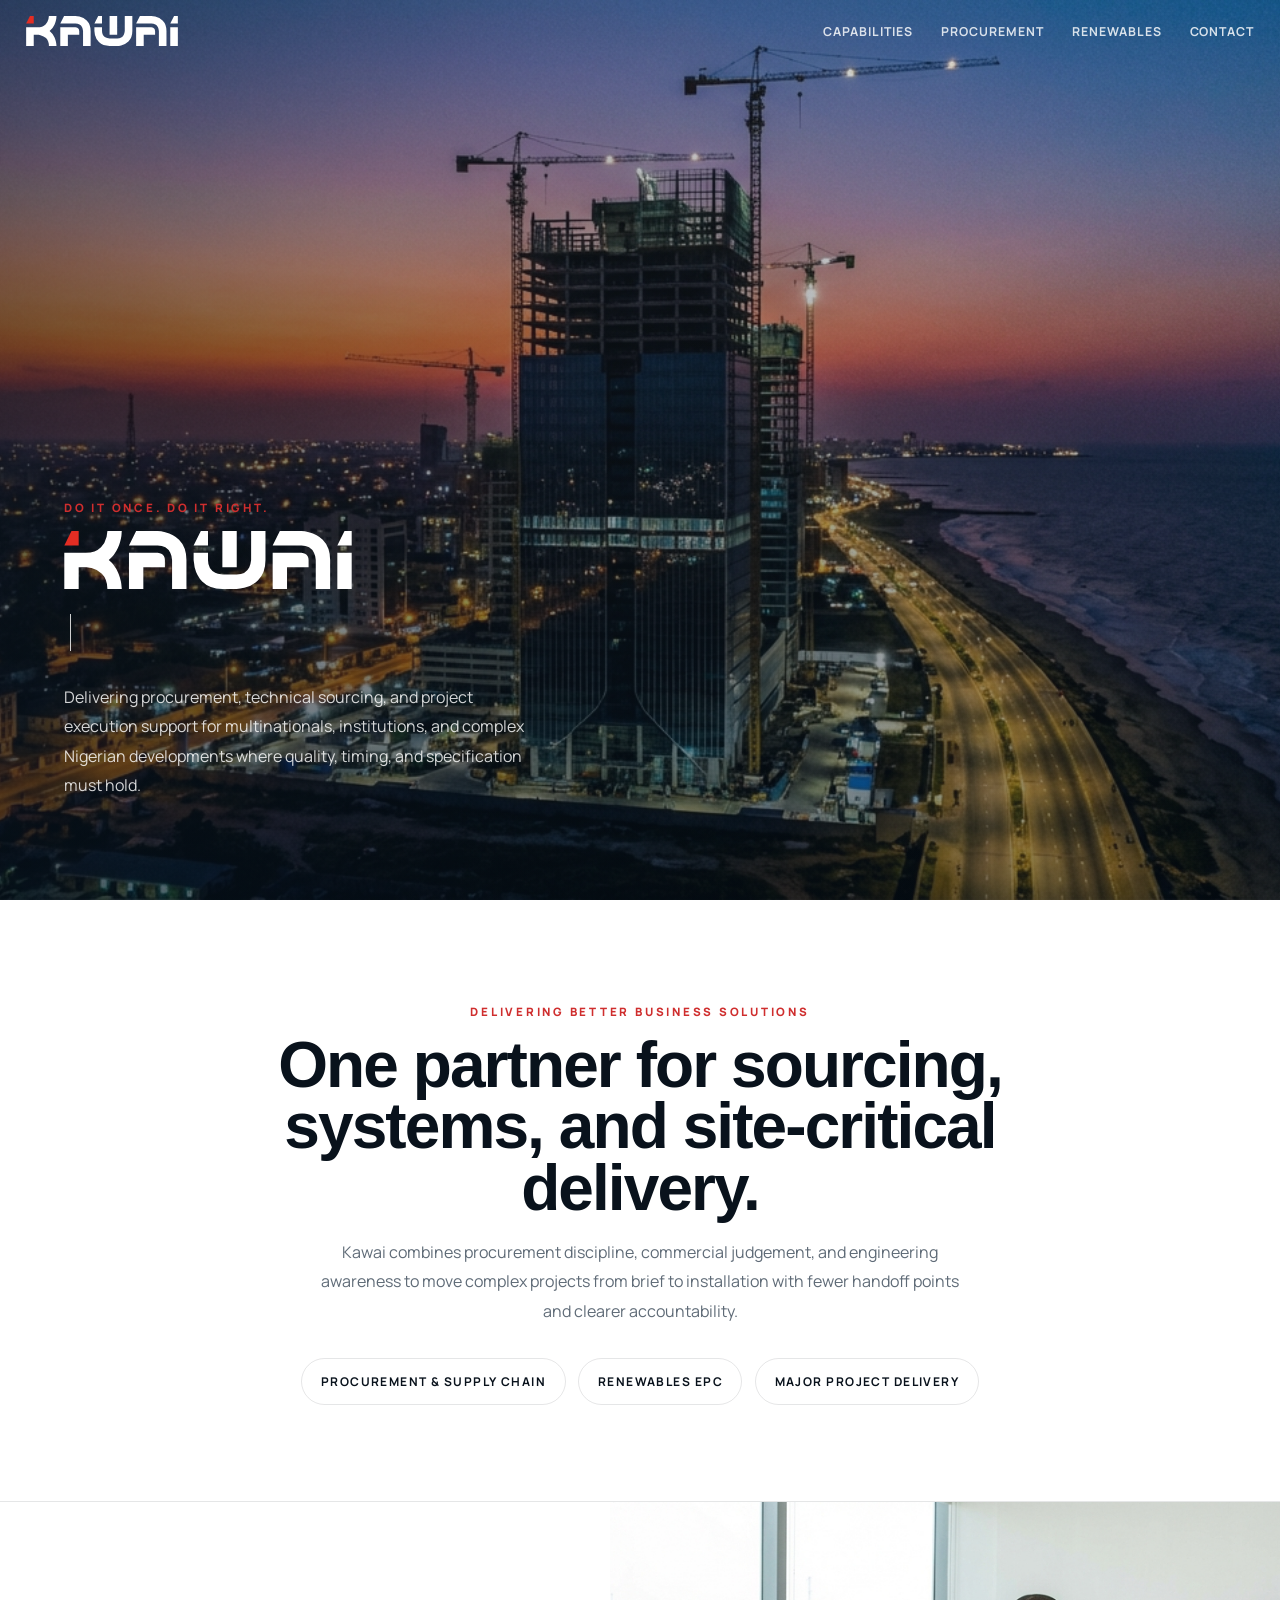
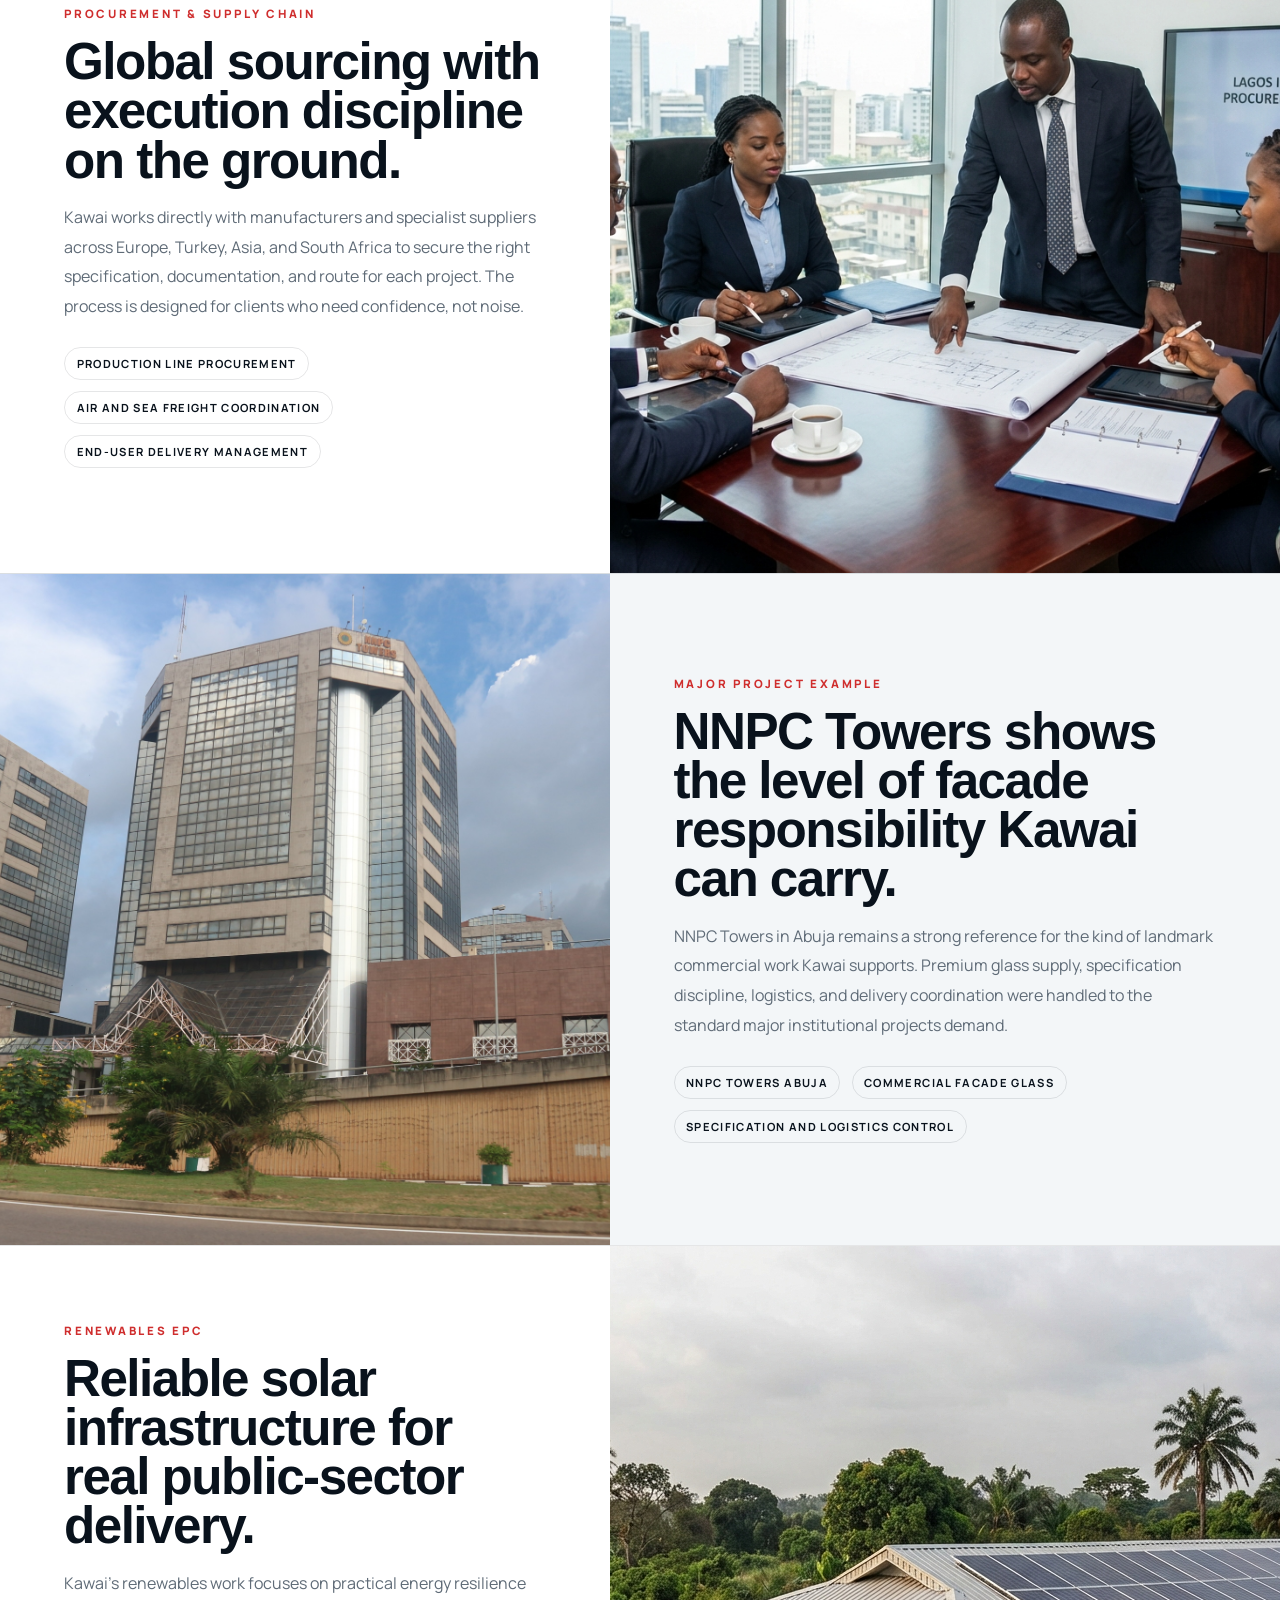
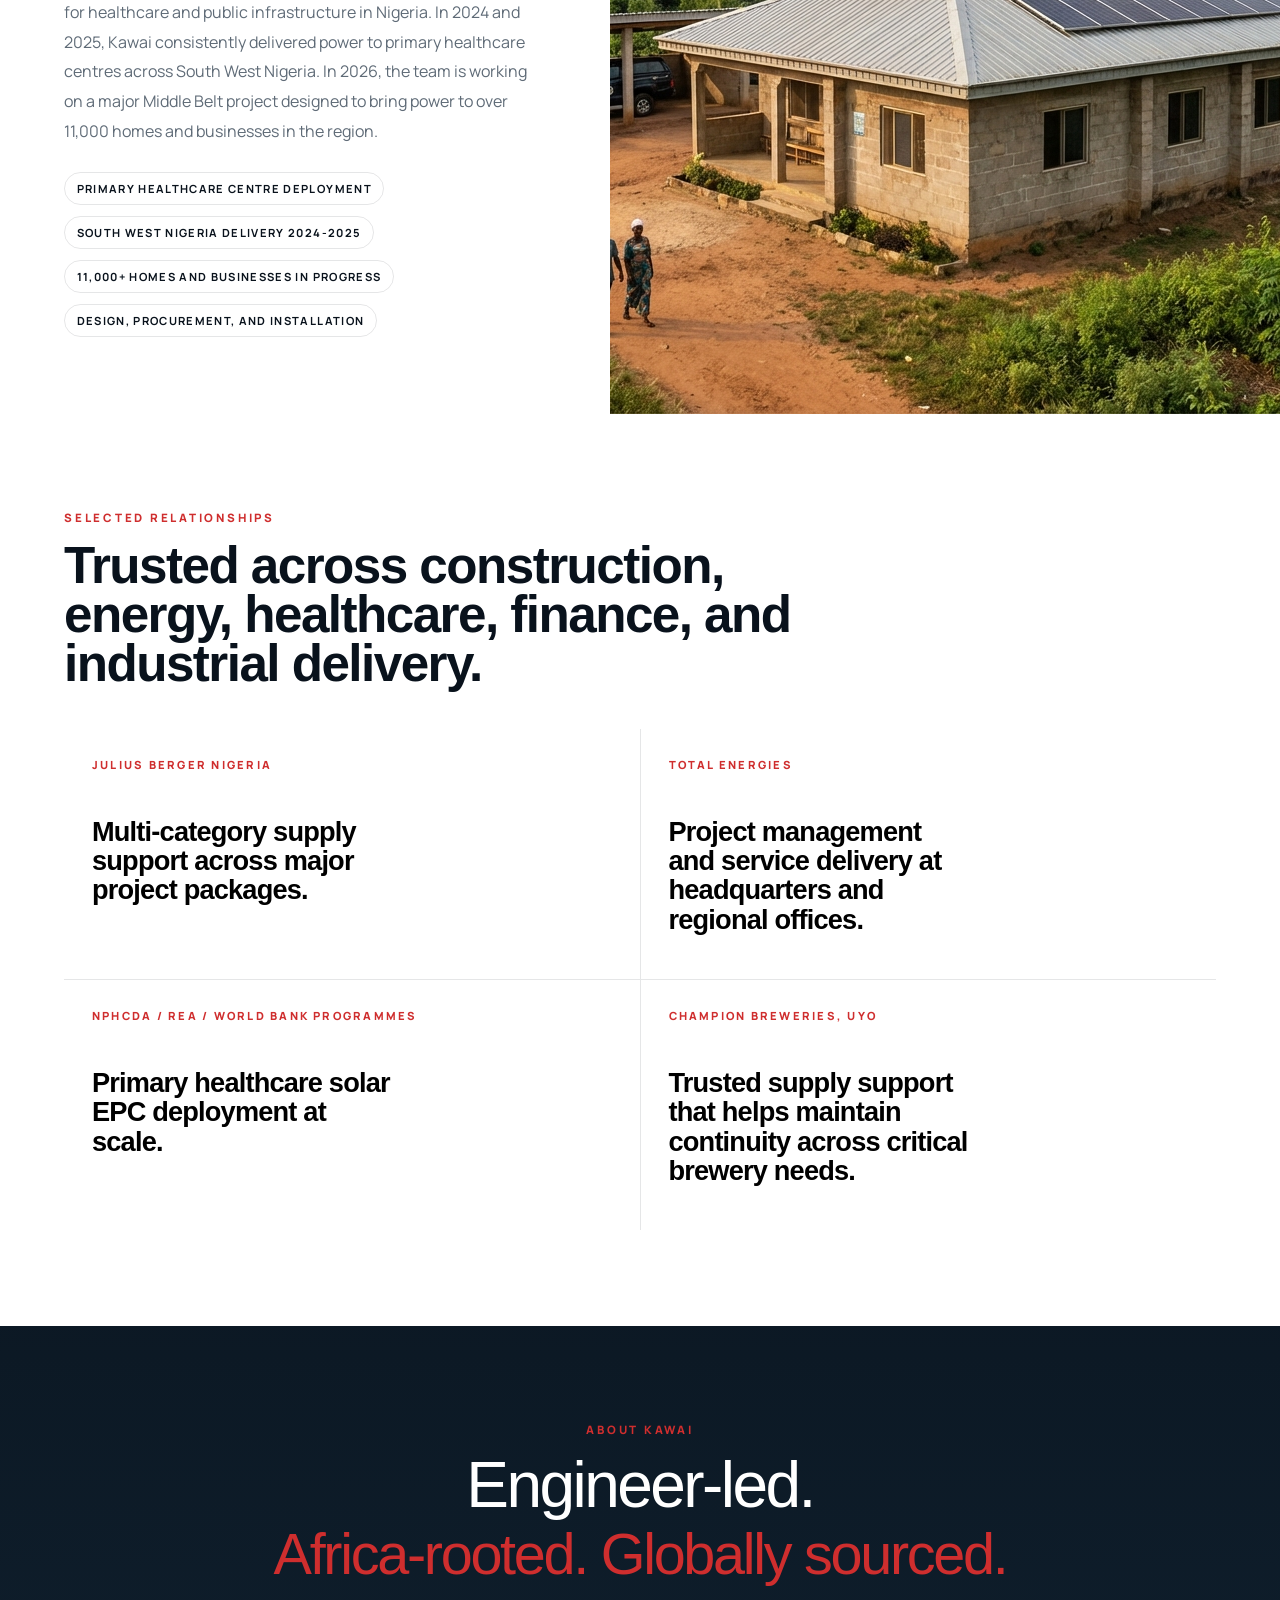
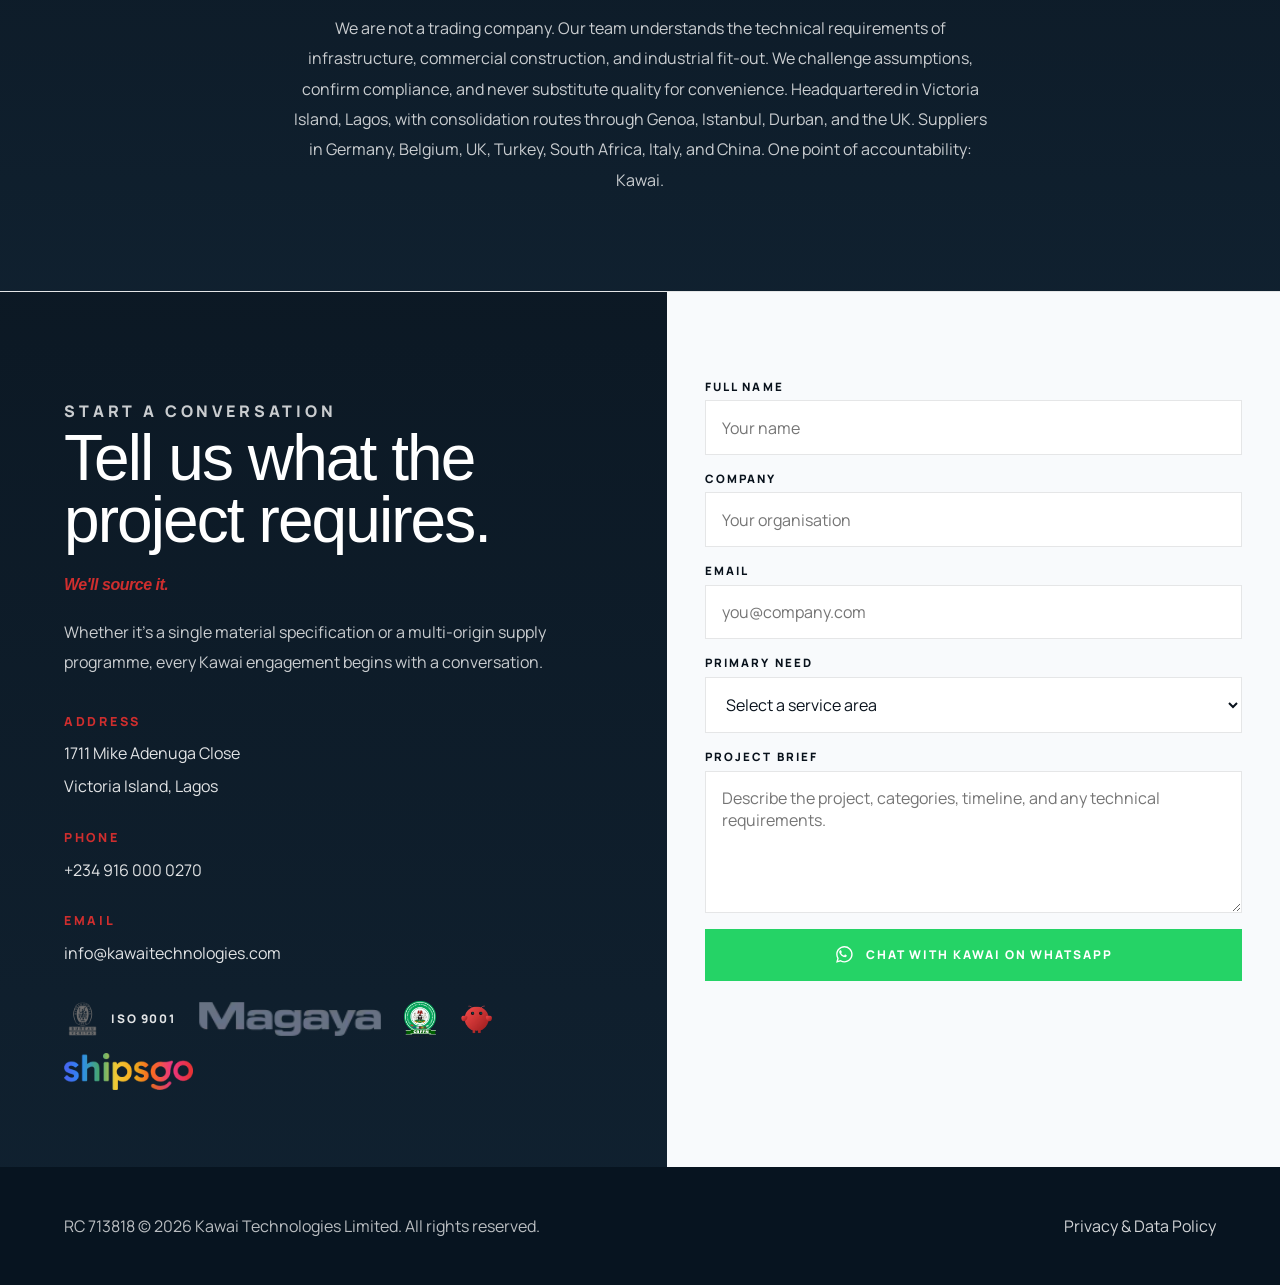
<file: index-archive-11june2026.html>
<!DOCTYPE html>
<html lang="en">
<head>
  <meta charset="UTF-8">
  <meta name="viewport" content="width=device-width, initial-scale=1.0">
  <title>Kawai Technologies | Ideas. Knowledge. Expertise.</title>
  <meta
    name="description"
    content="Kawai Technologies delivers procurement, facade systems, renewables EPC, and project execution support for blue-chip and institutional clients in Nigeria."
  >
  <link rel="icon" type="image/png" href="images/favicon-kawai.png">
  <link rel="preconnect" href="https://fonts.googleapis.com">
  <link rel="preconnect" href="https://fonts.gstatic.com" crossorigin>
  <link
    href="https://fonts.googleapis.com/css2?family=Manrope:wght@400;500;600;700;800&display=swap"
    rel="stylesheet"
  >
  <link rel="stylesheet" href="style-20260320.css">
</head>
<body>
  <nav class="site-nav" id="nav">
    <a href="#hero" class="nav-brand" aria-label="Kawai Technologies home">
      <img class="brand-logo" src="images/kawai-logo-full-wht.svg" alt="Kawai Technologies">
    </a>

    <div class="nav-links" id="navLinks">
      <a href="#capabilities">Capabilities</a>
      <a href="#procurement">Procurement</a>
      <a href="#renewables">Renewables</a>
      <a href="#contact">Contact</a>
    </div>

    <button class="nav-toggle" id="burger" aria-label="Toggle navigation" aria-expanded="false">
      <span></span>
      <span></span>
    </button>
  </nav>

  <main>
    <section class="hero" id="hero">
      <div class="hero-media">
        <img
          src="images/hero-lagos-construction.png"
          alt="Commercial tower under construction in Lagos Nigeria"
        >
        <div class="hero-overlay"></div>
      </div>

      <div class="hero-copy" data-reveal>
        <p class="eyebrow">Do it once. Do it right.</p>
        <h1 class="sr-only">Kawai Technologies</h1>
        <img class="hero-logo" src="images/kawai-logo-full-wht.svg" alt="Kawai Technologies">
        <div class="hero-rotator" aria-label="Ideas, Knowledge, Expertise">
          <div class="hero-rotator-window">
            <span class="hero-typed" id="heroTyped"></span>
          </div>
        </div>
        <p class="hero-sub">
          Delivering procurement, technical sourcing, and project execution support for multinationals,
          institutions, and complex Nigerian developments where quality, timing, and specification must hold.
        </p>
      </div>
    </section>

    <section class="intro-band" id="capabilities" data-reveal>
      <p class="section-kicker">Delivering Better Business Solutions</p>
      <h2>One partner for sourcing, systems, and site-critical delivery.</h2>
      <p class="intro-copy">
        Kawai combines procurement discipline, commercial judgement, and engineering awareness to
        move complex projects from brief to installation with fewer handoff points and clearer accountability.
      </p>
      <div class="capability-rail">
        <a class="capability-pill" href="#procurement">Procurement &amp; Supply Chain</a>
        <a class="capability-pill" href="#renewables">Renewables EPC</a>
        <a class="capability-pill" href="#facade-project">Major Project Delivery</a>
      </div>
    </section>

    <section class="chapter" id="procurement">
      <div class="chapter-copy" data-reveal>
        <p class="section-kicker">Procurement &amp; Supply Chain</p>
        <h2>Global sourcing with execution discipline on the ground.</h2>
        <p>
          Kawai works directly with manufacturers and specialist suppliers across Europe, Turkey, Asia,
          and South Africa to secure the right specification, documentation, and route for each project.
          The process is designed for clients who need confidence, not noise.
        </p>
        <div class="chapter-points">
          <span>Production line procurement</span>
          <span>Air and sea freight coordination</span>
          <span>End-user delivery management</span>
        </div>
      </div>
      <div class="chapter-media" data-reveal>
        <img
          src="images/2026-03-19-procurement-meeting.png"
          alt="Nigerian procurement team reviewing specifications and delivery documents"
        >
      </div>
    </section>

    <section class="chapter chapter-light" id="facade-project">
      <div class="chapter-media" data-reveal>
        <img
          src="images/nnpc-towers-modern.jpg"
          alt="NNPC Towers in Abuja Nigeria"
        >
      </div>
      <div class="chapter-copy" data-reveal>
        <p class="section-kicker">Major Project Example</p>
        <h2>NNPC Towers shows the level of facade responsibility Kawai can carry.</h2>
        <p>
          NNPC Towers in Abuja remains a strong reference for the kind of landmark commercial work
          Kawai supports. Premium glass supply, specification discipline, logistics, and delivery
          coordination were handled to the standard major institutional projects demand.
        </p>
        <div class="chapter-points">
          <span>NNPC Towers Abuja</span>
          <span>Commercial facade glass</span>
          <span>Specification and logistics control</span>
        </div>
      </div>
    </section>

    <section class="chapter" id="renewables">
      <div class="chapter-copy" data-reveal>
        <p class="section-kicker">Renewables EPC</p>
        <h2>Reliable solar infrastructure for real public-sector delivery.</h2>
        <p>
          Kawai's renewables work focuses on practical energy resilience for healthcare and public
          infrastructure in Nigeria. In 2024 and 2025, Kawai consistently delivered power to primary
          healthcare centres across South West Nigeria. In 2026, the team is working on a major
          Middle Belt project designed to bring power to over 11,000 homes and businesses in the region.
        </p>
        <div class="chapter-points">
          <span>Primary healthcare centre deployment</span>
          <span>South West Nigeria delivery 2024-2025</span>
          <span>11,000+ homes and businesses in progress</span>
          <span>Design, procurement, and installation</span>
        </div>
      </div>
      <div class="chapter-media" data-reveal>
        <img
          src="images/rea-phc-solar.png"
          alt="Primary healthcare centre in Nigeria with rooftop solar installation"
        >
      </div>
    </section>

    <section class="proof-band" data-reveal>
      <div class="proof-copy">
        <p class="section-kicker">Selected Relationships</p>
        <h2>Trusted across construction, energy, healthcare, finance, and industrial delivery.</h2>
      </div>
      <div class="proof-grid">
        <button class="work-card" data-project="jbn">
          <span>Julius Berger Nigeria</span>
          <strong>Multi-category supply support across major project packages.</strong>
        </button>
        <button class="work-card" data-project="totalenergies">
          <span>Total Energies</span>
          <strong>Project management and service delivery at headquarters and regional offices.</strong>
        </button>
        <button class="work-card" data-project="solar">
          <span>NPHCDA / REA / World Bank Programmes</span>
          <strong>Primary healthcare solar EPC deployment at scale.</strong>
        </button>
        <button class="work-card" data-project="appliances">
          <span>Champion Breweries, Uyo</span>
          <strong>Trusted supply support that helps maintain continuity across critical brewery needs.</strong>
        </button>
      </div>
    </section>

    <section class="about-band" data-reveal>
      <div class="about-inner">
        <p class="section-kicker">About Kawai</p>
        <h2>Engineer-led.</h2>
        <p class="about-accent">Africa-rooted. Globally sourced.</p>
        <p class="about-copy">
          We are not a trading company. Our team understands the technical requirements of
          infrastructure, commercial construction, and industrial fit-out. We challenge assumptions,
          confirm compliance, and never substitute quality for convenience. Headquartered in Victoria
          Island, Lagos, with consolidation routes through Genoa, Istanbul, Durban, and the UK.
          Suppliers in Germany, Belgium, UK, Turkey, South Africa, Italy, and China. One point of
          accountability: Kawai.
        </p>
      </div>
    </section>

    <section class="contact" id="contact">
      <div class="contact-copy" data-reveal>
        <p class="section-kicker">Start a Conversation</p>
        <h2>Tell us what the project requires.</h2>
        <p class="contact-accent">We'll source it.</p>
        <p>
          Whether it's a single material specification or a multi-origin supply programme, every
          Kawai engagement begins with a conversation.
        </p>
        <div class="contact-meta contact-meta-blocks">
          <div class="contact-item">
            <span>Address</span>
            <p>1711 Mike Adenuga Close</p>
            <p>Victoria Island, Lagos</p>
          </div>
          <div class="contact-item">
            <span>Phone</span>
            <p>+234 916 000 0270</p>
          </div>
          <div class="contact-item">
            <span>Email</span>
            <p>info@kawaitechnologies.com</p>
          </div>
        </div>
        <div class="partner-strip" aria-label="Certifications and platform partners">
          <a class="partner-link bureau-mark" href="https://www.bureauveritas.com" target="_blank" rel="noopener" aria-label="Visit Bureau Veritas">
            <img class="partner-logo bureau-logo" src="images/bureau-veritas-logo.png" alt="Bureau Veritas logo">
            <span>ISO 9001</span>
          </a>
          <a class="partner-link" href="https://www.magaya.com" target="_blank" rel="noopener" aria-label="Visit Magaya">
            <img class="partner-logo magaya-logo" src="images/magaya-logo-tight.webp" alt="Magaya logo">
          </a>
          <a class="partner-link" href="https://crffn.gov.ng" target="_blank" rel="noopener" aria-label="Visit CRFFN">
            <img class="partner-logo crffn-logo" src="images/crffn-logo.png" alt="CRFFN logo">
          </a>
          <a class="partner-link" href="https://openclaws.io" target="_blank" rel="noopener" aria-label="Visit Openclaw">
            <img class="partner-logo openclaw-logo" src="images/openclaw-logo.png" alt="Openclaw logo">
          </a>
          <a class="partner-link" href="https://shipsgo.com" target="_blank" rel="noopener" aria-label="Visit ShipsGo">
            <img class="partner-logo shipsgo-logo" src="images/shipsgo-logo.png" alt="ShipsGo logo">
          </a>
        </div>
      </div>

      <div class="contact-form-wrap" data-reveal>
        <form id="form" class="contact-form">
          <div class="field">
            <label for="name">Full Name</label>
            <input id="name" name="name" type="text" placeholder="Your name" required>
          </div>
          <div class="field">
            <label for="company">Company</label>
            <input id="company" name="company" type="text" placeholder="Your organisation">
          </div>
          <div class="field">
            <label for="email">Email</label>
            <input id="email" name="email" type="email" placeholder="you@company.com" required>
          </div>
          <div class="field">
            <label for="service">Primary Need</label>
            <select id="service" name="service">
              <option value="">Select a service area</option>
              <option>Procurement and Supply Chain</option>
              <option>Facade and Commercial Systems</option>
              <option>Renewables EPC</option>
              <option>Multi-category project support</option>
            </select>
          </div>
          <div class="field">
            <label for="message">Project Brief</label>
            <textarea id="message" name="message" rows="5" placeholder="Describe the project, categories, timeline, and any technical requirements." required></textarea>
          </div>
          <a
            class="cta-dark whatsapp-button"
            href="https://wa.me/2348027725561"
            target="_blank"
            rel="noopener"
            aria-label="Chat with Kawai on WhatsApp"
          >
            <span class="whatsapp-icon" aria-hidden="true">
              <svg viewBox="0 0 32 32" role="img" focusable="false">
                <path d="M19.11 17.24c-.29-.14-1.7-.84-1.96-.94-.26-.1-.45-.14-.64.14-.19.29-.73.94-.89 1.14-.16.19-.33.22-.62.07-.29-.14-1.22-.45-2.33-1.43-.86-.77-1.44-1.72-1.61-2.01-.17-.29-.02-.45.13-.6.13-.13.29-.33.43-.5.14-.17.19-.29.29-.48.1-.19.05-.36-.02-.5-.07-.14-.64-1.55-.88-2.12-.23-.55-.47-.48-.64-.49h-.55c-.19 0-.5.07-.76.36-.26.29-1 1-.97 2.43.03 1.43 1.02 2.81 1.17 3 .14.19 1.99 3.04 4.83 4.26.68.29 1.21.46 1.62.59.68.22 1.3.19 1.79.12.55-.08 1.7-.69 1.94-1.35.24-.67.24-1.24.17-1.35-.07-.12-.26-.19-.55-.33Z" fill="currentColor"></path>
                <path d="M16.02 3.2c-6.99 0-12.66 5.66-12.66 12.65 0 2.22.58 4.39 1.67 6.31L3.2 28.8l6.82-1.79a12.6 12.6 0 0 0 6 1.53h.01c6.99 0 12.66-5.66 12.66-12.65 0-3.39-1.32-6.57-3.72-8.97A12.58 12.58 0 0 0 16.02 3.2Zm0 23.19h-.01a10.5 10.5 0 0 1-5.35-1.47l-.38-.22-4.05 1.06 1.08-3.95-.25-.4a10.43 10.43 0 0 1-1.6-5.56c0-5.78 4.72-10.49 10.53-10.49 2.81 0 5.46 1.09 7.45 3.07a10.4 10.4 0 0 1 3.08 7.43c0 5.79-4.73 10.5-10.5 10.5Z" fill="currentColor"></path>
              </svg>
            </span>
            <span>Chat with Kawai on WhatsApp</span>
          </a>
        </form>
      </div>
    </section>
  </main>

  <footer class="site-footer">
    <p>RC 713818 &copy; 2026 Kawai Technologies Limited. All rights reserved.</p>
    <a href="privacy-data-policy.html">Privacy &amp; Data Policy</a>
  </footer>

  <div class="modal-shell" id="overlay" aria-hidden="true">
    <div class="modal-card">
      <button class="modal-close" id="mClose" aria-label="Close project details">&times;</button>
      <p class="modal-kicker" id="mCat"></p>
      <h2 id="mTitle"></h2>
      <p class="modal-desc" id="mDesc"></p>
      <div class="modal-tags" id="mTags"></div>
      <a href="#contact" class="cta-dark modal-link">Discuss this project</a>
    </div>
  </div>

  <script src="main.js"></script>
</body>
</html>
</file>
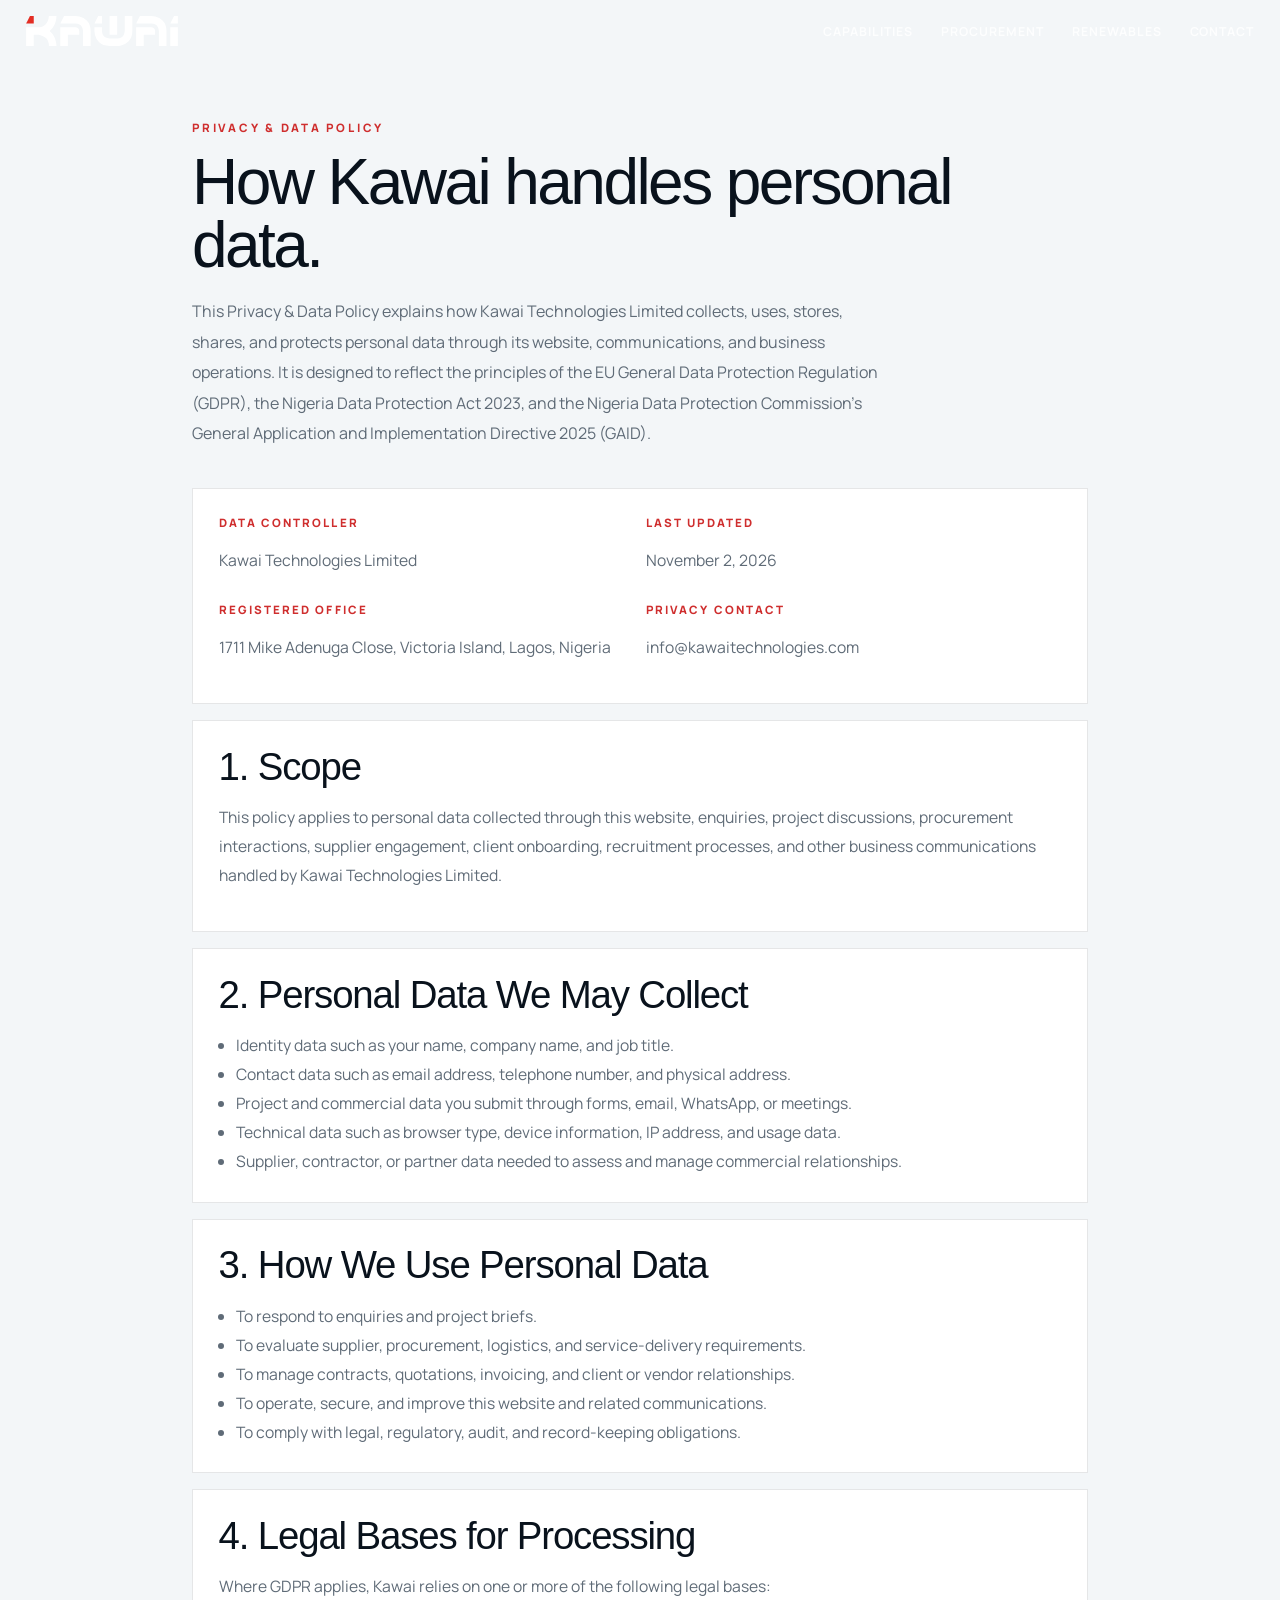
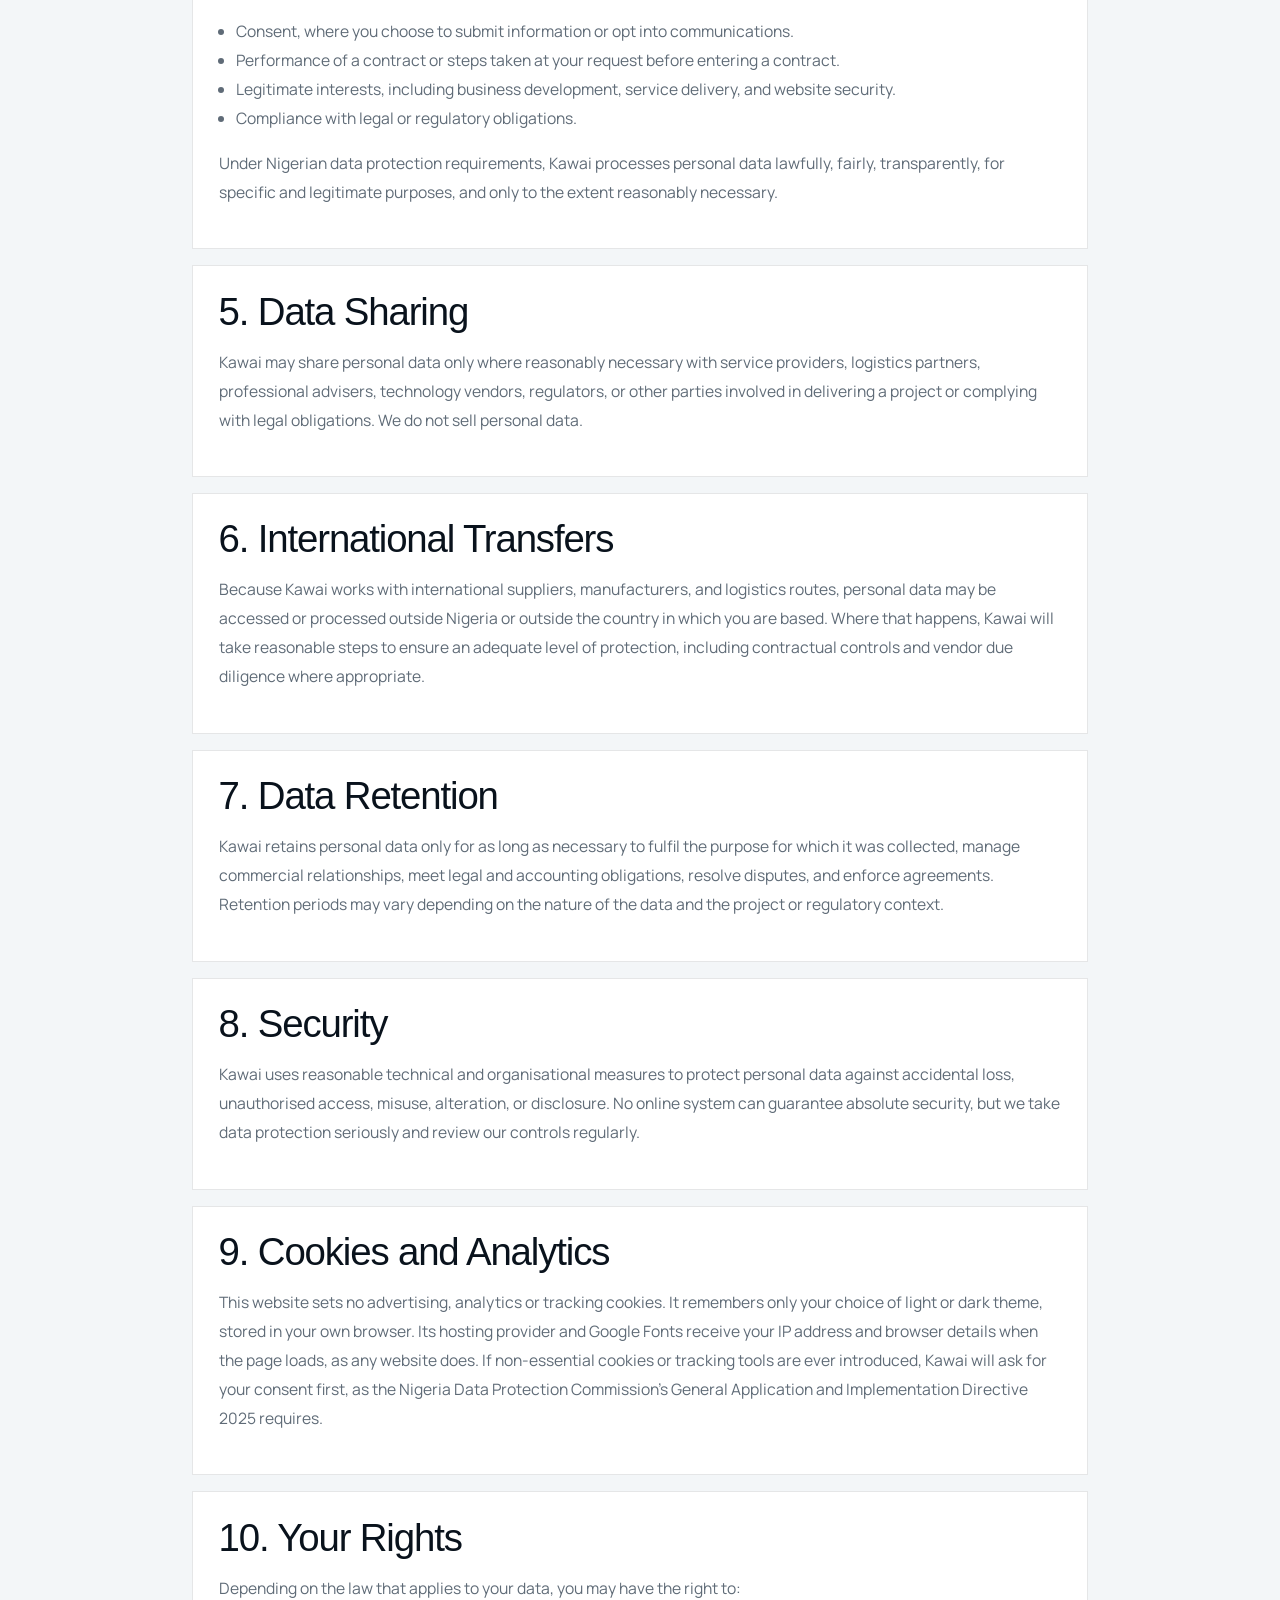
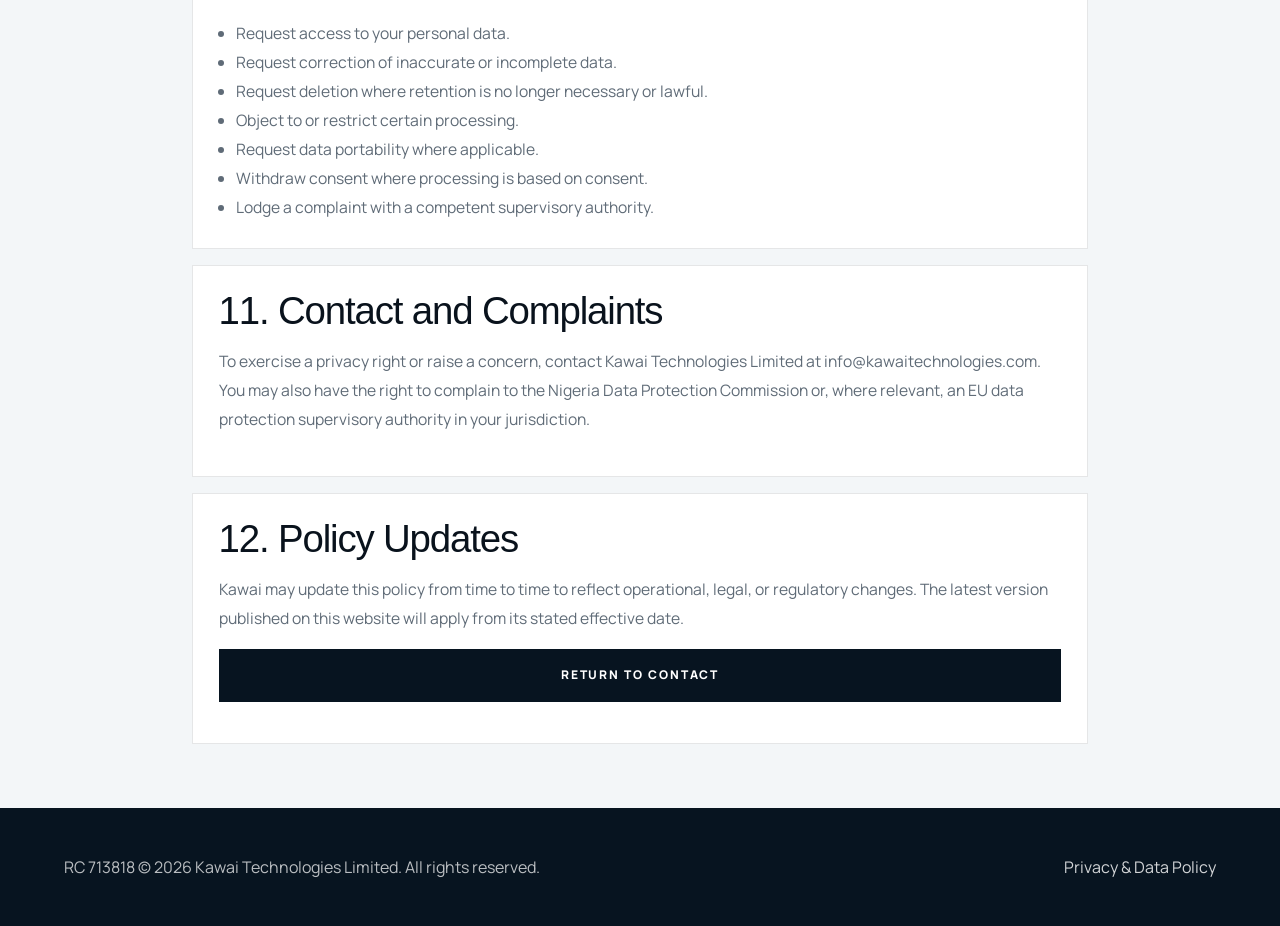
<file: privacy-data-policy.html>
<!DOCTYPE html>
<html lang="en">
<head>
  <meta charset="UTF-8">
  <meta name="viewport" content="width=device-width, initial-scale=1.0">
  <title>Kawai Technologies | Privacy &amp; Data Policy</title>
  <meta
    name="description"
    content="Privacy & Data Policy for Kawai Technologies, aligned with GDPR principles and Nigeria data protection requirements."
  >
  <link rel="icon" type="image/png" href="images/favicon-kawai.png">
  <link rel="preconnect" href="https://fonts.googleapis.com">
  <link rel="preconnect" href="https://fonts.gstatic.com" crossorigin>
  <link
    href="https://fonts.googleapis.com/css2?family=Manrope:wght@400;500;600;700;800&display=swap"
    rel="stylesheet"
  >
  <link rel="stylesheet" href="style-20260320.css">
</head>
<body class="policy-page">
  <nav class="site-nav scrolled" id="nav">
    <a href="index.html" class="nav-brand" aria-label="Kawai Technologies home">
      <img class="brand-logo" src="images/kawai-logo-full-wht.svg" alt="Kawai Technologies">
    </a>

    <div class="nav-links" id="navLinks">
      <a href="index.html#capabilities">Capabilities</a>
      <a href="index.html#procurement">Procurement</a>
      <a href="index.html#renewables">Renewables</a>
      <a href="index.html#contact">Contact</a>
    </div>

    <button class="nav-toggle" id="burger" aria-label="Toggle navigation" aria-expanded="false">
      <span></span>
      <span></span>
    </button>
  </nav>

  <main class="policy-shell">
    <section class="policy-hero">
      <p class="section-kicker">Privacy &amp; Data Policy</p>
      <h1>How Kawai handles personal data.</h1>
      <p class="policy-intro">
        This Privacy &amp; Data Policy explains how Kawai Technologies Limited collects, uses, stores,
        shares, and protects personal data through its website, communications, and business operations.
        It is designed to reflect the principles of the EU General Data Protection Regulation (GDPR),
        the Nigeria Data Protection Act 2023, and the Nigeria Data Protection Commission's General Application and Implementation Directive 2025 (GAID).
      </p>
    </section>

    <section class="policy-grid">
      <article class="policy-card">
        <div class="policy-meta">
          <div>
            <strong>Data Controller</strong>
            <p>Kawai Technologies Limited</p>
          </div>
          <div>
            <strong>Last Updated</strong>
            <p>November 2, 2026</p>
          </div>
          <div>
            <strong>Registered Office</strong>
            <p>1711 Mike Adenuga Close, Victoria Island, Lagos, Nigeria</p>
          </div>
          <div>
            <strong>Privacy Contact</strong>
            <p>info@kawaitechnologies.com</p>
          </div>
        </div>
      </article>

      <article class="policy-card">
        <h2>1. Scope</h2>
        <p>
          This policy applies to personal data collected through this website, enquiries, project
          discussions, procurement interactions, supplier engagement, client onboarding, recruitment
          processes, and other business communications handled by Kawai Technologies Limited.
        </p>
      </article>

      <article class="policy-card">
        <h2>2. Personal Data We May Collect</h2>
        <ul>
          <li>Identity data such as your name, company name, and job title.</li>
          <li>Contact data such as email address, telephone number, and physical address.</li>
          <li>Project and commercial data you submit through forms, email, WhatsApp, or meetings.</li>
          <li>Technical data such as browser type, device information, IP address, and usage data.</li>
          <li>Supplier, contractor, or partner data needed to assess and manage commercial relationships.</li>
        </ul>
      </article>

      <article class="policy-card">
        <h2>3. How We Use Personal Data</h2>
        <ul>
          <li>To respond to enquiries and project briefs.</li>
          <li>To evaluate supplier, procurement, logistics, and service-delivery requirements.</li>
          <li>To manage contracts, quotations, invoicing, and client or vendor relationships.</li>
          <li>To operate, secure, and improve this website and related communications.</li>
          <li>To comply with legal, regulatory, audit, and record-keeping obligations.</li>
        </ul>
      </article>

      <article class="policy-card">
        <h2>4. Legal Bases for Processing</h2>
        <p>Where GDPR applies, Kawai relies on one or more of the following legal bases:</p>
        <ul>
          <li>Consent, where you choose to submit information or opt into communications.</li>
          <li>Performance of a contract or steps taken at your request before entering a contract.</li>
          <li>Legitimate interests, including business development, service delivery, and website security.</li>
          <li>Compliance with legal or regulatory obligations.</li>
        </ul>
        <p>
          Under Nigerian data protection requirements, Kawai processes personal data lawfully, fairly,
          transparently, for specific and legitimate purposes, and only to the extent reasonably necessary.
        </p>
      </article>

      <article class="policy-card">
        <h2>5. Data Sharing</h2>
        <p>
          Kawai may share personal data only where reasonably necessary with service providers, logistics
          partners, professional advisers, technology vendors, regulators, or other parties involved in
          delivering a project or complying with legal obligations. We do not sell personal data.
        </p>
      </article>

      <article class="policy-card">
        <h2>6. International Transfers</h2>
        <p>
          Because Kawai works with international suppliers, manufacturers, and logistics routes, personal
          data may be accessed or processed outside Nigeria or outside the country in which you are based.
          Where that happens, Kawai will take reasonable steps to ensure an adequate level of protection,
          including contractual controls and vendor due diligence where appropriate.
        </p>
      </article>

      <article class="policy-card">
        <h2>7. Data Retention</h2>
        <p>
          Kawai retains personal data only for as long as necessary to fulfil the purpose for which it
          was collected, manage commercial relationships, meet legal and accounting obligations, resolve
          disputes, and enforce agreements. Retention periods may vary depending on the nature of the data
          and the project or regulatory context.
        </p>
      </article>

      <article class="policy-card">
        <h2>8. Security</h2>
        <p>
          Kawai uses reasonable technical and organisational measures to protect personal data against
          accidental loss, unauthorised access, misuse, alteration, or disclosure. No online system can
          guarantee absolute security, but we take data protection seriously and review our controls
          regularly.
        </p>
      </article>

      <article class="policy-card">
        <h2>9. Cookies and Analytics</h2>
        <p>
          This website sets no advertising, analytics or tracking cookies. It remembers only your choice of
          light or dark theme, stored in your own browser. Its hosting provider and Google Fonts receive your
          IP address and browser details when the page loads, as any website does. If non-essential cookies
          or tracking tools are ever introduced, Kawai will ask for your consent first, as the Nigeria Data
          Protection Commission's General Application and Implementation Directive 2025 requires.
        </p>
      </article>

      <article class="policy-card">
        <h2>10. Your Rights</h2>
        <p>Depending on the law that applies to your data, you may have the right to:</p>
        <ul>
          <li>Request access to your personal data.</li>
          <li>Request correction of inaccurate or incomplete data.</li>
          <li>Request deletion where retention is no longer necessary or lawful.</li>
          <li>Object to or restrict certain processing.</li>
          <li>Request data portability where applicable.</li>
          <li>Withdraw consent where processing is based on consent.</li>
          <li>Lodge a complaint with a competent supervisory authority.</li>
        </ul>
      </article>

      <article class="policy-card">
        <h2>11. Contact and Complaints</h2>
        <p>
          To exercise a privacy right or raise a concern, contact Kawai Technologies Limited at
          <a href="mailto:info@kawaitechnologies.com">info@kawaitechnologies.com</a>. You may also have
          the right to complain to the Nigeria Data Protection Commission or, where relevant, an EU data
          protection supervisory authority in your jurisdiction.
        </p>
      </article>

      <article class="policy-card">
        <h2>12. Policy Updates</h2>
        <p>
          Kawai may update this policy from time to time to reflect operational, legal, or regulatory
          changes. The latest version published on this website will apply from its stated effective date.
        </p>
        <p class="policy-cta">
          <a class="cta-dark" href="index.html#contact">Return to Contact</a>
        </p>
      </article>
    </section>
  </main>

  <footer class="site-footer">
    <p>RC 713818 &copy; 2026 Kawai Technologies Limited. All rights reserved.</p>
    <a href="privacy-data-policy.html">Privacy &amp; Data Policy</a>
  </footer>

  <script src="main.js"></script>
</body>
</html>
</file>
<file: style-20260320.css>
:root {
  --ink: #09121c;
  --white: #ffffff;
  --mist: #f3f6f8;
  --fog: #e7edf2;
  --line: rgba(9, 18, 28, 0.1);
  --line-dark: rgba(255, 255, 255, 0.16);
  --navy: #071420;
  --navy-soft: #0b1c2b;
  --red: #cf2e2e;
  --text-soft: #5f6b77;
  --serif: Verdana, Geneva, sans-serif;
  --sans: "Manrope", -apple-system, BlinkMacSystemFont, "Segoe UI", sans-serif;
  --ease: cubic-bezier(0.22, 1, 0.36, 1);
}

*,
*::before,
*::after {
  box-sizing: border-box;
}

html {
  font-size: 16px;
  scroll-behavior: smooth;
}

body {
  margin: 0;
  font-family: var(--sans);
  color: var(--ink);
  background: var(--white);
  -webkit-font-smoothing: antialiased;
}

.sr-only {
  position: absolute;
  width: 1px;
  height: 1px;
  padding: 0;
  margin: -1px;
  overflow: hidden;
  clip: rect(0, 0, 0, 0);
  white-space: nowrap;
  border: 0;
}

body.menu-open,
body.modal-open {
  overflow: hidden;
}

img {
  display: block;
  max-width: 100%;
}

a {
  color: inherit;
  text-decoration: none;
}

button,
input,
select,
textarea {
  font: inherit;
}

button {
  cursor: pointer;
}

.site-nav {
  position: fixed;
  inset: 0 0 auto 0;
  z-index: 30;
  display: flex;
  align-items: center;
  justify-content: space-between;
  gap: 1rem;
  padding: 1rem 1.6rem;
  transition: background-color 0.24s var(--ease), backdrop-filter 0.24s var(--ease);
}

.site-nav.scrolled {
  background: rgba(7, 20, 32, 0.82);
  backdrop-filter: blur(18px);
}

.nav-brand,
.nav-links {
  display: flex;
  align-items: center;
}

.brand-logo,
.contact-logo,
.footer-logo {
  width: auto;
  height: 1.9rem;
}

.nav-links {
  gap: 1.75rem;
}

.nav-links a {
  position: relative;
  font-size: 0.77rem;
  font-weight: 700;
  letter-spacing: 0.08em;
  text-transform: uppercase;
  color: rgba(255, 255, 255, 0.82);
}

.nav-links a::after {
  content: "";
  position: absolute;
  left: 0;
  right: 0;
  bottom: -0.34rem;
  height: 1px;
  background: rgba(255, 255, 255, 0.8);
  transform: scaleX(0);
  transform-origin: left;
  transition: transform 0.24s var(--ease);
}

.nav-links a:hover::after {
  transform: scaleX(1);
}

.nav-toggle {
  display: none;
  flex-direction: column;
  gap: 0.35rem;
  border: 0;
  background: transparent;
}

.nav-toggle span {
  width: 1.35rem;
  height: 1px;
  background: var(--white);
  transition: transform 0.24s var(--ease);
}

.nav-toggle.open span:first-child {
  transform: translateY(0.18rem) rotate(45deg);
}

.nav-toggle.open span:last-child {
  transform: translateY(-0.18rem) rotate(-45deg);
}

.hero {
  position: relative;
  min-height: 100svh;
  display: flex;
  align-items: flex-end;
  padding: 0 5vw 11vh;
  overflow: hidden;
  background: var(--navy);
}

.hero-media,
.hero-overlay {
  position: absolute;
  inset: 0;
}

.hero-media img {
  width: 100%;
  height: 100%;
  object-fit: cover;
  animation: heroPan 24s ease-in-out infinite alternate;
}

.hero-overlay {
  background:
    linear-gradient(90deg, rgba(7, 20, 32, 0.48) 0%, rgba(7, 20, 32, 0.24) 42%, rgba(7, 20, 32, 0.06) 100%),
    linear-gradient(180deg, rgba(255, 255, 255, 0.06) 0%, rgba(7, 20, 32, 0.42) 100%);
}

@keyframes heroPan {
  0% {
    transform: scale(1.05) translate(-1.1%, 0.6%);
  }
  100% {
    transform: scale(1.1) translate(1.2%, -0.45%);
  }
}

.hero-copy {
  position: relative;
  z-index: 2;
  max-width: 36rem;
  color: var(--white);
}

.eyebrow,
.section-kicker,
.modal-kicker {
  margin: 0 0 1rem;
  font-size: 0.72rem;
  font-weight: 800;
  letter-spacing: 0.24em;
  text-transform: uppercase;
  color: var(--red);
}

.hero-brand,
.intro-band h2,
.chapter-copy h2,
.proof-copy h2,
.contact-copy h2,
.modal-card h2 {
  margin: 0;
  font-family: var(--serif);
  font-weight: 600;
  letter-spacing: -0.03em;
  line-height: 0.96;
}

.hero-logo {
  width: clamp(11rem, 24vw, 18rem);
  height: auto;
  margin: 0 0 0.7rem;
}

.hero-rotator {
  margin-top: 0.15rem;
}

.hero-rotator-window {
  height: clamp(2.8rem, 5vw, 4.3rem);
  overflow: hidden;
}

.hero-typed {
  display: flex;
  align-items: center;
  height: clamp(2.8rem, 5vw, 4.3rem);
  font-family: var(--sans);
  font-size: clamp(2rem, 3.2vw, 3.25rem);
  font-weight: 700;
  letter-spacing: -0.04em;
  color: rgba(255, 255, 255, 0.9);
  white-space: nowrap;
}

.hero-typed::after {
  content: "";
  width: 1px;
  height: 0.9em;
  margin-left: 0.14em;
  background: rgba(255, 255, 255, 0.8);
  animation: caretBlink 0.8s steps(1) infinite;
}

@keyframes caretBlink {
  0%,
  49% {
    opacity: 1;
  }
  50%,
  100% {
    opacity: 0;
  }
}

.hero-sub,
.intro-copy,
.chapter-copy p:last-of-type,
.contact-copy > p,
.contact-meta p,
.modal-desc {
  margin: 1.15rem 0 0;
  font-size: 1rem;
  line-height: 1.85;
}

.hero-sub {
  max-width: 30rem;
  color: rgba(255, 255, 255, 0.82);
}

.intro-band {
  max-width: 58rem;
  margin: 0 auto;
  padding: 6.5rem 5vw 6rem;
  text-align: center;
}

.intro-band h2 {
  font-size: clamp(2.5rem, 5vw, 4.4rem);
}

.intro-copy {
  max-width: 40rem;
  margin-left: auto;
  margin-right: auto;
  color: var(--text-soft);
}

.capability-rail {
  display: flex;
  flex-wrap: wrap;
  justify-content: center;
  gap: 0.8rem;
  margin-top: 2rem;
}

.capability-pill {
  display: inline-flex;
  align-items: center;
  justify-content: center;
  min-height: 2.9rem;
  padding: 0.85rem 1.15rem;
  border: 1px solid var(--line);
  border-radius: 999px;
  font-size: 0.75rem;
  font-weight: 700;
  letter-spacing: 0.12em;
  text-transform: uppercase;
  transition: border-color 0.24s var(--ease), transform 0.24s var(--ease), background-color 0.24s var(--ease);
}

.capability-pill:hover {
  background: var(--mist);
  border-color: rgba(9, 18, 28, 0.2);
  transform: translateY(-2px);
}

.chapter {
  display: grid;
  grid-template-columns: minmax(0, 1fr) minmax(0, 1.1fr);
  gap: 0;
  align-items: stretch;
  min-height: 42rem;
  border-top: 1px solid var(--line);
}

.chapter-light {
  background: var(--mist);
}

.chapter-copy,
.contact-copy {
  display: flex;
  flex-direction: column;
  justify-content: center;
  padding: 4.8rem 5vw;
}

.chapter-copy h2,
.proof-copy h2,
.contact-copy h2 {
  font-size: clamp(2.35rem, 4vw, 4.3rem);
}

.chapter-copy p:last-of-type,
.intro-copy {
  color: var(--text-soft);
}

.chapter-points {
  display: flex;
  flex-wrap: wrap;
  gap: 0.7rem;
  margin-top: 1.6rem;
}

.chapter-points span,
.modal-tags span {
  padding: 0.5rem 0.72rem;
  border: 1px solid var(--line);
  border-radius: 999px;
  font-size: 0.7rem;
  font-weight: 700;
  letter-spacing: 0.12em;
  text-transform: uppercase;
}

.chapter-media {
  min-height: 100%;
}

.chapter-media img {
  width: 100%;
  height: 100%;
  object-fit: cover;
}

.proof-band {
  padding: 6rem 5vw;
  background: var(--white);
}

.proof-copy {
  max-width: 48rem;
}

.proof-grid {
  display: grid;
  grid-template-columns: repeat(2, minmax(0, 1fr));
  grid-auto-rows: 1fr;
  gap: 1px;
  margin-top: 2.5rem;
  background: var(--line);
}

.about-band {
  padding: 6rem 5vw;
  background: linear-gradient(180deg, rgba(7, 20, 32, 0.98), rgba(11, 28, 43, 0.98));
  color: var(--white);
  text-align: center;
}

.about-inner {
  max-width: 52rem;
  margin: 0 auto;
}

.about-inner h2 {
  margin: 0;
  font-family: var(--serif);
  font-size: clamp(3rem, 5vw, 4.6rem);
  font-weight: 500;
  line-height: 1;
  letter-spacing: -0.04em;
}

.about-accent {
  margin: 0.5rem 0 0;
  font-family: var(--serif);
  font-size: clamp(2.6rem, 4.5vw, 4.3rem);
  font-weight: 500;
  line-height: 1.02;
  letter-spacing: -0.04em;
  color: var(--red);
}

.about-copy {
  max-width: 44rem;
  margin: 1.8rem auto 0;
  font-size: 1rem;
  line-height: 1.9;
  color: rgba(255, 255, 255, 0.78);
}

.work-card {
  min-height: 15rem;
  padding: 1.75rem;
  border: 0;
  text-align: left;
  background: var(--white);
  display: flex;
  flex-direction: column;
  justify-content: flex-start;
  transition: transform 0.24s var(--ease), background-color 0.24s var(--ease);
}

.work-card:hover {
  background: var(--mist);
  transform: translateY(-2px);
}

.work-card span {
  display: block;
  margin-bottom: 0.75rem;
  min-height: 3rem;
  line-height: 1.35;
  font-size: 0.7rem;
  font-weight: 800;
  letter-spacing: 0.2em;
  text-transform: uppercase;
  color: var(--red);
}

.work-card strong {
  display: block;
  max-width: 19rem;
  min-height: 8.4rem;
  font-family: var(--serif);
  font-size: 1.7rem;
  font-weight: 600;
  line-height: 1.08;
  letter-spacing: -0.03em;
}

.contact {
  display: grid;
  grid-template-columns: minmax(0, 1fr) minmax(0, 0.92fr);
  border-top: 1px solid var(--line);
  align-items: stretch;
}

.contact-copy {
  background: linear-gradient(180deg, rgba(7, 20, 32, 0.98), rgba(11, 28, 43, 0.98));
  color: var(--white);
  padding-top: 5.4rem;
}

.contact-copy > p,
.contact-meta p {
  color: rgba(255, 255, 255, 0.78);
}

.contact-copy h2 {
  font-size: clamp(3rem, 5vw, 4.8rem);
  font-weight: 500;
  line-height: 0.98;
}

.contact-accent {
  margin: 0.55rem 0 0;
  font-family: var(--serif);
  font-size: clamp(2.4rem, 4vw, 3.8rem);
  font-weight: 700;
  font-style: italic;
  line-height: 1;
  letter-spacing: -0.03em;
  color: var(--red) !important;
}

.contact-meta-blocks {
  display: grid;
  gap: 1.7rem;
  margin-top: 2.2rem;
}

.contact-item span {
  display: block;
  margin-bottom: 0.6rem;
  font-size: 0.78rem;
  font-weight: 800;
  letter-spacing: 0.22em;
  text-transform: uppercase;
  color: var(--red);
}

.contact-item p {
  margin: 0.2rem 0 0;
  color: rgba(255, 255, 255, 0.88);
}

.partner-strip {
  display: flex;
  flex-wrap: wrap;
  align-items: center;
  gap: 1rem 1.4rem;
  margin-top: 2rem;
}

.partner-link {
  display: inline-flex;
  align-items: center;
  transition: transform 0.24s var(--ease), opacity 0.24s var(--ease);
}

.partner-link:hover {
  transform: translateY(-2px);
  opacity: 0.92;
}

.partner-strip img {
  display: block;
  width: auto;
  height: 2.3rem;
  object-fit: contain;
}

.partner-logo {
  opacity: 0.98;
}

.bureau-mark {
  display: inline-flex;
  align-items: center;
  gap: 0.65rem;
}

.bureau-mark span {
  font-size: 0.74rem;
  font-weight: 800;
  letter-spacing: 0.14em;
  text-transform: uppercase;
  color: rgba(255, 255, 255, 0.88);
}

.bureau-logo {
  height: 3rem;
}

.magaya-logo {
  height: 1.575rem;
}

.crffn-logo {
  height: 2.7rem;
}

.openclaw-logo {
  height: 2.8rem;
  border-radius: 0.45rem;
}

.shipsgo-logo {
  height: 0.54rem;
}

.contact-form-wrap {
  padding: 5.4rem 2.4rem 2.4rem;
  background: #f8fafc;
}

.contact-form {
  display: grid;
  gap: 1rem;
}

.field {
  display: grid;
  gap: 0.42rem;
}

.field label {
  font-size: 0.72rem;
  font-weight: 800;
  letter-spacing: 0.18em;
  text-transform: uppercase;
}

.field input,
.field select,
.field textarea {
  width: 100%;
  padding: 0.95rem 1rem;
  border: 1px solid var(--line);
  background: var(--white);
  color: var(--ink);
}

.field textarea {
  resize: vertical;
}

.cta-dark {
  display: inline-flex;
  align-items: center;
  justify-content: center;
  width: 100%;
  min-height: 3.1rem;
  padding: 0.9rem 1.2rem;
  border: 1px solid transparent;
  background: var(--navy);
  color: var(--white);
  font-size: 0.75rem;
  font-weight: 800;
  letter-spacing: 0.16em;
  text-transform: uppercase;
  transition: transform 0.24s var(--ease), background-color 0.24s var(--ease);
}

.cta-dark:hover {
  transform: translateY(-2px);
  background: var(--navy-soft);
}

.whatsapp-button {
  gap: 0.7rem;
  background: #25d366;
  color: var(--white);
}

.whatsapp-button:hover {
  background: #1fb85a;
}

.whatsapp-icon {
  display: inline-flex;
  align-items: center;
  justify-content: center;
  width: 1.3rem;
  height: 1.3rem;
}

.whatsapp-icon svg {
  width: 100%;
  height: 100%;
}

.site-footer {
  display: flex;
  flex-wrap: wrap;
  align-items: center;
  justify-content: space-between;
  gap: 1.25rem 2.5rem;
  padding: 2rem 5vw;
  background: var(--navy);
  color: rgba(255, 255, 255, 0.72);
}

.site-footer p,
.site-footer a {
  display: inline-block;
}

.site-footer a {
  color: rgba(255, 255, 255, 0.82);
}

.modal-shell {
  position: fixed;
  inset: 0;
  z-index: 40;
  display: grid;
  place-items: center;
  padding: 1.5rem;
  background: rgba(7, 20, 32, 0.72);
  opacity: 0;
  pointer-events: none;
  transition: opacity 0.24s var(--ease);
}

.modal-shell.open {
  opacity: 1;
  pointer-events: auto;
}

.modal-card {
  position: relative;
  width: min(100%, 38rem);
  padding: 2rem;
  background: var(--white);
  border: 1px solid var(--line);
  box-shadow: 0 24px 80px rgba(7, 20, 32, 0.2);
}

.modal-close {
  position: absolute;
  top: 0.7rem;
  right: 1rem;
  border: 0;
  background: transparent;
  font-size: 2rem;
  color: var(--ink);
}

.modal-card h2 {
  font-size: clamp(2rem, 5vw, 3rem);
}

.modal-desc {
  color: var(--text-soft);
}

.modal-tags {
  display: flex;
  flex-wrap: wrap;
  gap: 0.55rem;
  margin-top: 1.25rem;
}

.modal-link {
  margin-top: 1.4rem;
}

[data-reveal] {
  opacity: 0;
  transform: translateY(24px);
  transition: opacity 0.7s var(--ease), transform 0.7s var(--ease);
}

[data-reveal].in {
  opacity: 1;
  transform: translateY(0);
}

@media (max-width: 1040px) {
  .chapter,
  .contact {
    grid-template-columns: 1fr;
  }

  .proof-grid {
    grid-template-columns: 1fr 1fr;
  }

  .chapter-media {
    min-height: 26rem;
  }
}

@media (max-width: 820px) {
  .site-nav {
    padding: 0.95rem 1rem;
  }

  .nav-links {
    position: fixed;
    inset: 4.2rem 1rem auto 1rem;
    display: grid;
    gap: 0.8rem;
    padding: 1rem;
    background: rgba(7, 20, 32, 0.94);
    opacity: 0;
    pointer-events: none;
    transform: translateY(-0.35rem);
    transition: opacity 0.24s var(--ease), transform 0.24s var(--ease);
  }

  .nav-links.open {
    opacity: 1;
    pointer-events: auto;
    transform: translateY(0);
  }

  .nav-toggle {
    display: inline-flex;
  }

  .hero {
    padding: 0 1.2rem 5rem;
  }

  .hero-brand {
    font-size: clamp(2.8rem, 14vw, 4.6rem);
  }

  .hero-logo {
    width: clamp(9.5rem, 42vw, 13rem);
  }

  .hero-rotator-window,
  .hero-typed {
    height: clamp(2.5rem, 11vw, 3.6rem);
  }

  .hero-typed {
    font-size: clamp(1.85rem, 9vw, 3rem);
  }

  .intro-band,
  .chapter-copy,
  .contact-copy,
  .proof-band,
  .contact-form-wrap {
    padding-left: 1.2rem;
    padding-right: 1.2rem;
  }

  .proof-grid {
    grid-template-columns: 1fr;
  }

  .work-card {
    min-height: auto;
  }

  .work-card span,
  .work-card strong {
    min-height: 0;
  }

  .chapter-media {
    min-height: 22rem;
  }
}

.policy-page {
  background: var(--mist);
  color: var(--ink);
}

.policy-shell {
  padding: 7.5rem 5vw 4rem;
}

.policy-hero {
  max-width: 56rem;
  margin: 0 auto 2.5rem;
}

.policy-hero h1 {
  margin: 0;
  font-family: var(--serif);
  font-size: clamp(2.8rem, 5vw, 4.8rem);
  font-weight: 500;
  line-height: 0.98;
  letter-spacing: -0.04em;
}

.policy-intro {
  max-width: 44rem;
  margin: 1.25rem 0 0;
  font-size: 1rem;
  line-height: 1.9;
  color: var(--text-soft);
}

.policy-grid {
  display: grid;
  gap: 1rem;
  max-width: 56rem;
  margin: 0 auto;
}

.policy-card {
  padding: 1.6rem;
  border: 1px solid var(--line);
  background: var(--white);
}

.policy-card h2 {
  margin: 0;
  font-family: var(--serif);
  font-size: clamp(1.7rem, 3vw, 2.4rem);
  font-weight: 500;
  line-height: 1.05;
  letter-spacing: -0.03em;
}

.policy-card p,
.policy-card li {
  font-size: 0.98rem;
  line-height: 1.85;
  color: var(--text-soft);
}

.policy-card ul {
  margin: 1rem 0 0;
  padding-left: 1.1rem;
}

.policy-card p + p {
  margin-top: 0.85rem;
}

.policy-meta {
  display: grid;
  gap: 0.75rem;
  grid-template-columns: repeat(2, minmax(0, 1fr));
}

.policy-meta strong {
  display: block;
  margin-bottom: 0.3rem;
  font-size: 0.72rem;
  font-weight: 800;
  letter-spacing: 0.18em;
  text-transform: uppercase;
  color: var(--red);
}

.policy-cta {
  margin-top: 2rem;
}

@media (max-width: 820px) {
  .policy-shell {
    padding: 6.5rem 1.2rem 3rem;
  }

  .policy-meta {
    grid-template-columns: 1fr;
  }
}
</file>
